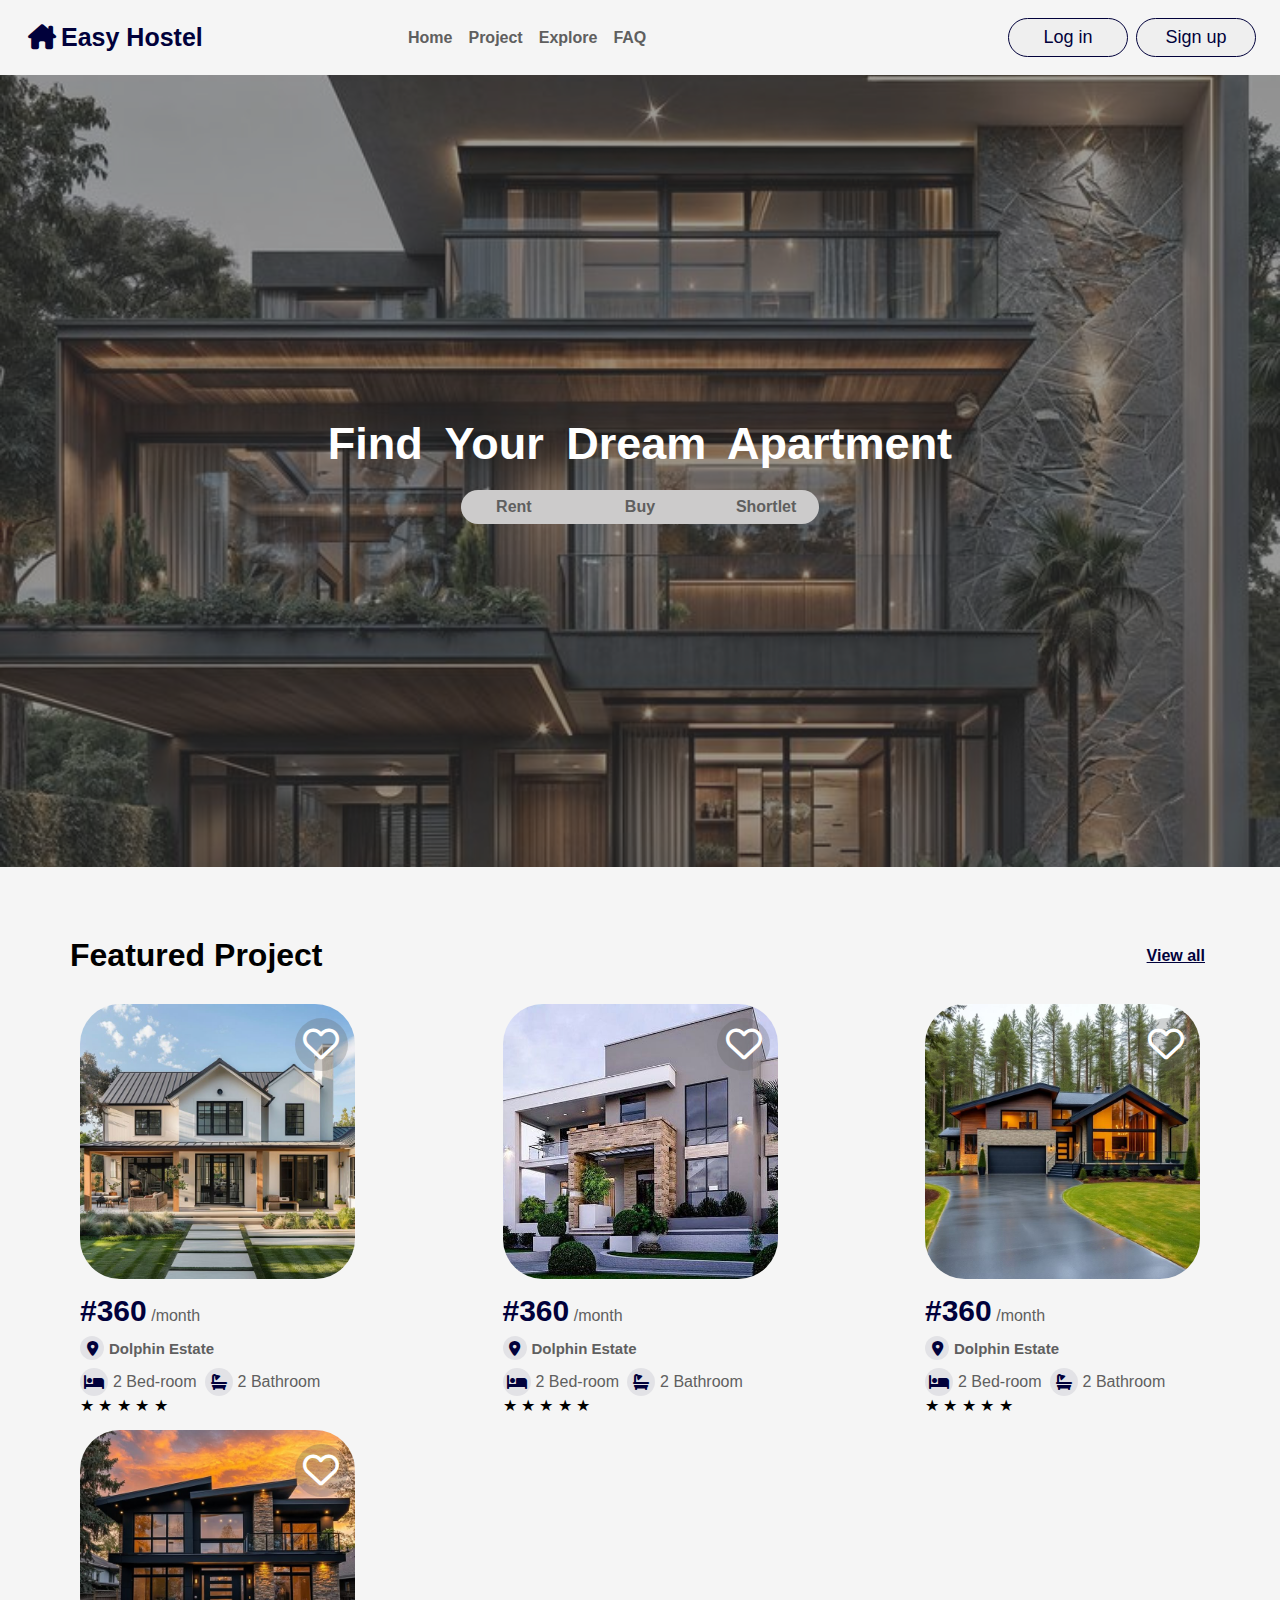
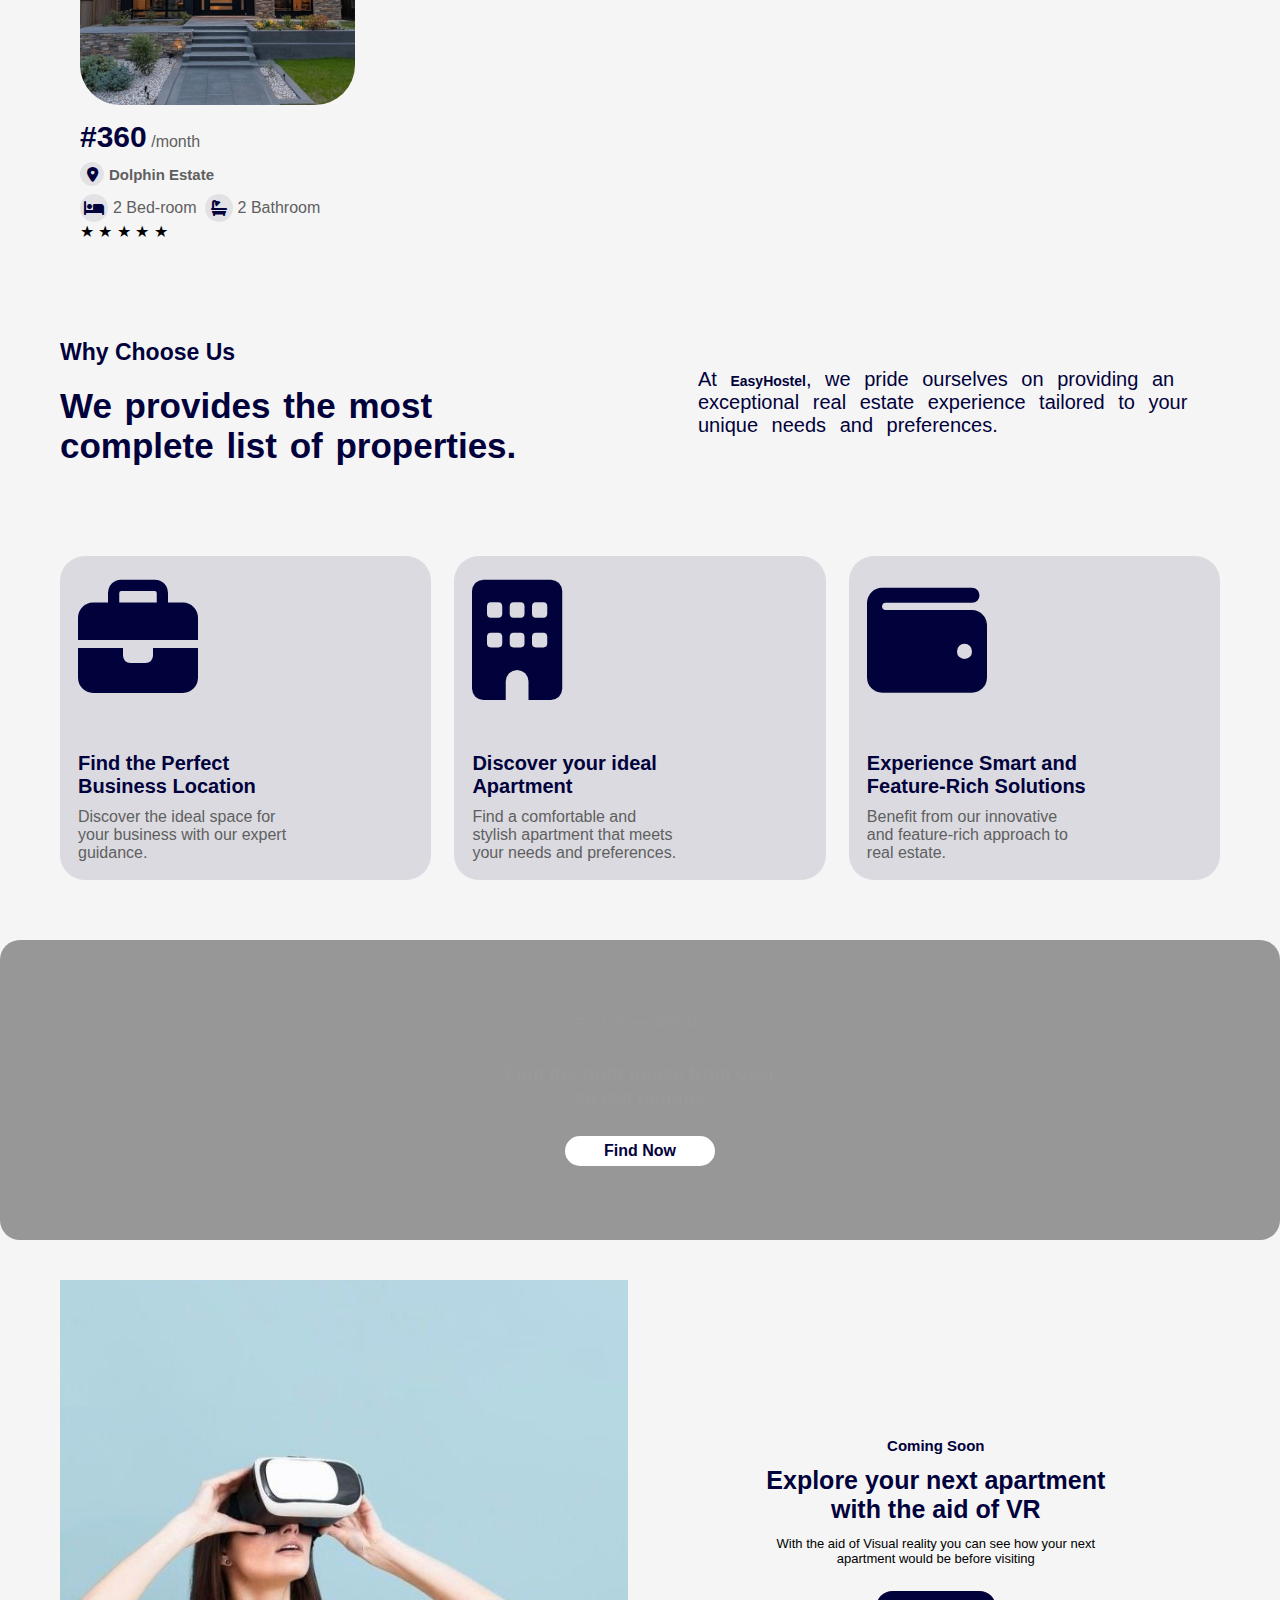
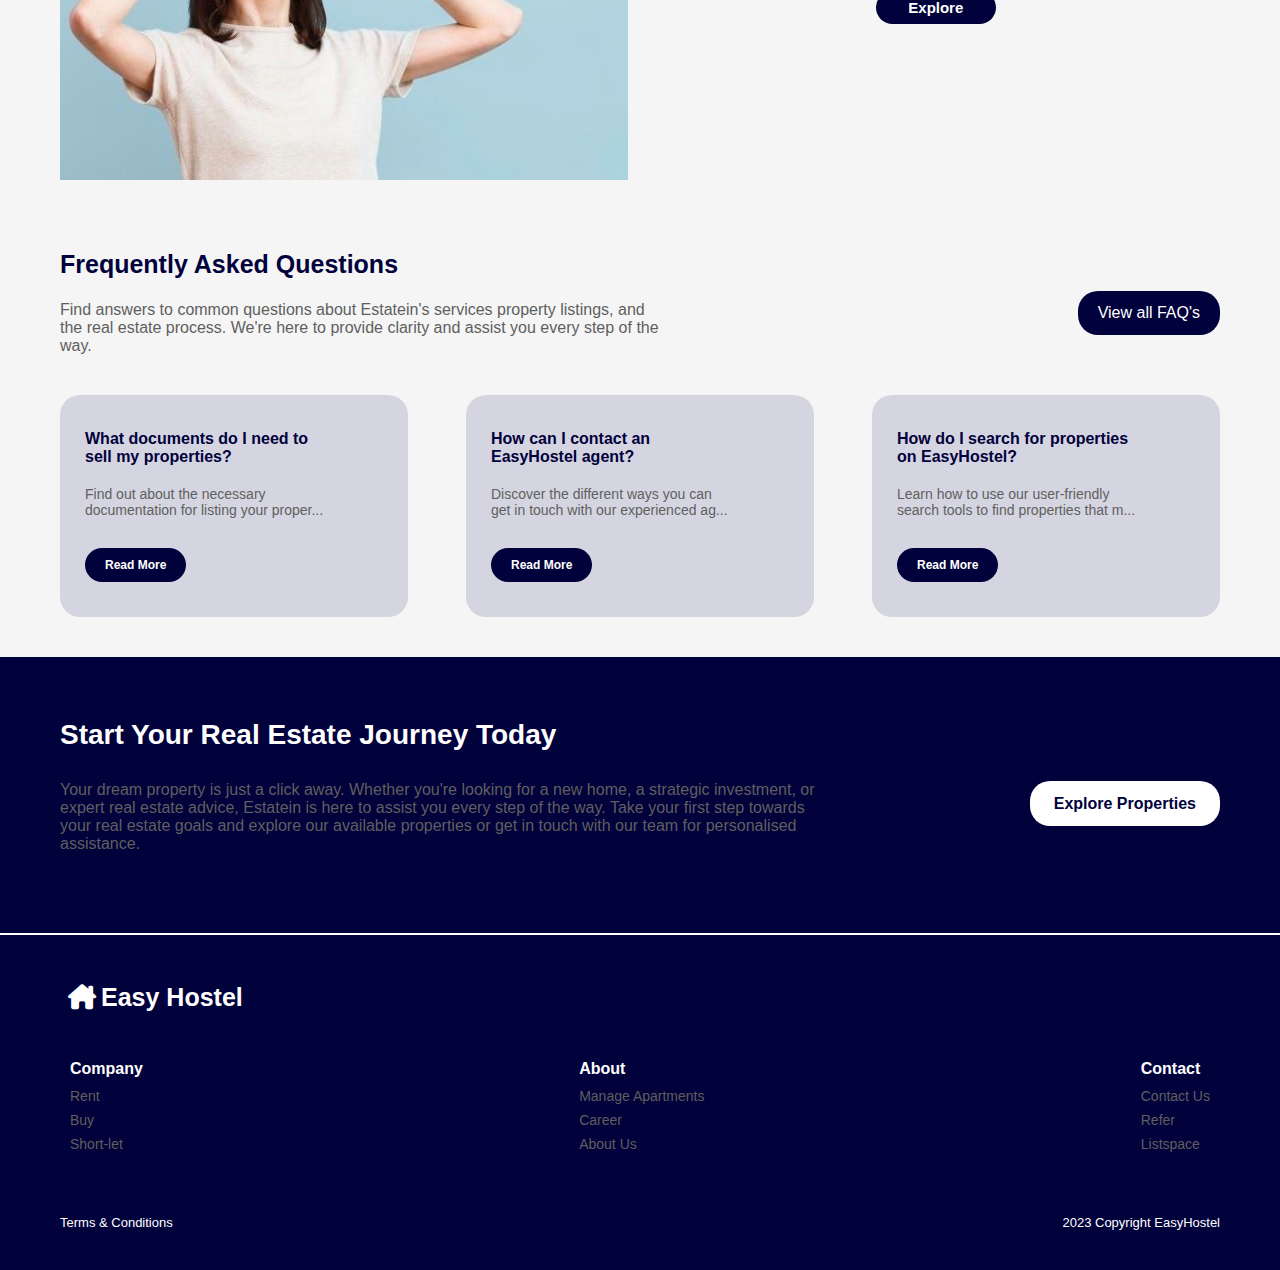
<file: index.html>
<!DOCTYPE html>
<html lang="en">
<head>
    <meta charset="UTF-8">
    <meta name="viewport" content="width=device-width, initial-scale=1.0">
    <title>Easy Hostel</title>
    <link rel="stylesheet" href="./fontawesome-free-6.7.2-web/css/all.css">
    <link rel="stylesheet" href="./style.css">
    <link rel="stylesheet" href="./mobile.css">
</head>
<body>
    <!-- hero section starts-->
    <div class="backdrop" onclick="Addclass()"></div>
    
    <!-- mobile section starts -->
<div class="mobile-menu">
    <div class="menu-top">
        <div class="name-section"><i class="fa-solid fa-house-chimney"></i>Easy Hostel</div>
    </div>

    <div class="burger" onclick="Addclass()">
        <div class="menubar"></div>
    </div>
    <div class="mobile-menu-links" onclick="Addclass()">
         
        <ul class="choice">
            <li><a href="#" class="your-choice">Home</a></li>
            <li><a href="#project" class="your-choice">Project</a></li>
            <li><a href="#explore" class="your-choice">Explore</a></li>
            <li><a href="#faq" class="your-choice">FAQ</a></li>
        </ul>
        
        <div class="manage">Manage Rentals</div>
        <div class="entry-choice">
            <button class="your-log">Log in</button>
            <button class="your-log">Sign up</button>
        </div>
    </div>
</div>
<!-- mobile section ends -->
 
    <div class="menu">
        <div class="menu-top">
            <div class="name-section"><i class="fa-solid    fa-house-chimney"></i>Easy Hostel</div>
        </div>

        <div class="menu-links">
            <ul class="choice">
                <li><a href="#" class="your-choice">Home</a></li>
                <li><a href="#project" class="your-choice">Project</a></li>
                <li><a href="#explore" class="your-choice">Explore</a></li>
                <li><a href="#faq" class="your-choice">FAQ</a></li>
            </ul>

            <div class="entry-choice">
                 <button class="your-log">Log in</button>
                 <button class="your-log">Sign up</button>
            </div>
        </div>
    </div>
    
    <div class="hero-section">
        <div class="overlay">
            <div class="dream">
                <h1>Find Your Dream Apartment</h1>
                <div class="rental-choice">
                    <div class="choices">
                        <span class="them rent">
                            Rent
                            <div class="dropdown">
                                <a href="#">
                                    <p class="top">Where</p>
                                    <span class="low">Anywhere</span>
                                </a>

                                <a href="#">
                                    <p class="top">Property Type</p>
                                    <span class="low">Single Room</span>
                                </a>

                                <a href="#">
                                    <p class="top">Price Range</p>
                                    <span class="low">Min-Price Max-price</span>
                                </a>

                                <a href="#">
                                    <p class="top">Advance Filter</p>
                                </a>

                                <div class="search-container">
                                    <input type="text" class="search-input" placeholder="Search...">
                                    <button class="search-button"><i class="fa-solid fa-magnifying-glass"></i></button>
                                </div>
                            </div>
                        </span>

                        <span class="them buy">
                            Buy
                            <div class="dropdown">
                                <a href="#">
                                    <p class="top">Where</p>
                                    <span class="low">Anywhere</span>
                                </a>

                                <a href="#">
                                    <p class="top">Property Type</p>
                                    <span class="low">Single Room</span>
                                </a>

                                <a href="#">
                                    <p class="top">Price Range</p>
                                    <span class="low">Min-Price Max-price</span>
                                </a>

                                <a href="#">
                                    <p class="top">Advance Filter</p>
                                </a>

                                 <div class="search-container">
                                    <input type="text" class="search-input" placeholder="Search...">
                                    <button class="search-button"><i class="fa-solid fa-magnifying-glass"></i></button>
                                </div>
                            </div>
                        </span>
                        <span class="them shortlet">Shortlet</span>
                    </div>
                </div>
            </div>
        </div>
    </div>
     <!-- hero section ends -->

    <!-- Project section starts -->
    <section class="project" id="project">
        <div class="project-head">
            <h1 class="project-top">Featured Project</h1>
            <a href="./view.html">View all</a>
        </div>

        <div class="project-pictures">
            <div class="sect">
                <div class="image">
                    <input type="checkbox" id="like1" class="like-toggle">
                    <label for="like1" class="heart">
                        <i class="fa-regular fa-heart"></i>
                    </label>
                    <img src="./images/image 1.jfif" alt="First picture">
                </div>
                
                <div class="image-write">
                    <p class="price">
                        <span class="money">#360</span>
                        /month
                    </p>

                    <p class="place">
                       <i class="fa-solid fa-location-dot"></i>
                        Dolphin Estate
                    </p>

                    <p class="description">
                        <span class="bed"><i class="fa-solid fa-bed"></i>2 Bed-room</span>
                        <span class="bed"><i class="fa-solid fa-bath"></i>2 Bathroom</span>
                    </p>

                    <div class="rating-wrapper">
                        <div data-productid="14" class="ratings">
                            <span data-rating="5">&#9733</span>
                            <span data-rating="4">&#9733</span>
                            <span data-rating="3">&#9733</span>
                            <span data-rating="2">&#9733</span>
                            <span data-rating="1">&#9733</span>
                        </div>
                    </div>
                </div>
            </div>

            <div class="sect">
                <div class="image">
                     <input type="checkbox" id="like2" class="like-toggle">
                    <label for="like2" class="heart">
                        <i class="fa-regular fa-heart"></i>
                    </label>
                    <img src="./images/image 2.jfif" alt="Second picture">
                </div>

                <div class="image-write">
                    <p class="price">
                        <span class="money">#360</span>
                        /month
                    </p>

                    <p class="place">
                       <i class="fa-solid fa-location-dot"></i>
                        Dolphin Estate
                    </p>

                    <p class="description">
                        <span class="bed"><i class="fa-solid fa-bed"></i>2 Bed-room</span>
                        <span class="bed"><i class="fa-solid fa-bath"></i>2 Bathroom</span>
                    </p>

                    <div class="rating-wrapper">
                        <div data-productid="18" class="ratings">
                            <span data-rating="5">&#9733</span>
                            <span data-rating="4">&#9733</span>
                            <span data-rating="3">&#9733</span>
                            <span data-rating="2">&#9733</span>
                            <span data-rating="1">&#9733</span>
                        </div>
                    </div>
                </div>
            </div>

            <div class="sect">
                <div class="image">
                     <input type="checkbox" id="like3" class="like-toggle">
                    <label for="like3" class="heart">
                        <i class="fa-regular fa-heart"></i>
                    </label>
                    <img src="./images/image 3.jfif" alt="Third picture">
                </div>

                <div class="image-write">
                    <p class="price">
                        <span class="money">#360</span>
                        /month
                    </p>

                    <p class="place">
                       <i class="fa-solid fa-location-dot"></i>
                        Dolphin Estate
                    </p>

                    <p class="description">
                        <span class="bed"><i class="fa-solid fa-bed"></i>2 Bed-room</span>
                        <span class="bed"><i class="fa-solid fa-bath"></i>2 Bathroom</span>
                    </p>

                    <div class="rating-wrapper">
                        <div data-productid="12" class="ratings">
                            <span data-rating="5">&#9733</span>
                            <span data-rating="4">&#9733</span>
                            <span data-rating="3">&#9733</span>
                            <span data-rating="2">&#9733</span>
                            <span data-rating="1">&#9733</span>
                        </div>
                    </div>
                </div>
            </div>

            <div class="sect">
                <div class="image">
                     <input type="checkbox" id="like4" class="like-toggle">
                    <label for="like4" class="heart">
                        <i class="fa-regular fa-heart"></i>
                    </label> 
                    <img src="./images/image 4.jfif" alt="Forth picture">
                </div>
    
                <div class="image-write">
                    <p class="price">
                        <span class="money">#360</span>
                        /month
                    </p>
    
                    <p class="place">
                       <i class="fa-solid fa-location-dot"></i>
                        Dolphin Estate
                    </p>
                    
                    <p class="description">
                        <span class="bed"><i class="fa-solid fa-bed"></i>2 Bed-room</span>
                        <span class="bed"><i class="fa-solid fa-bath"></i>2 Bathroom</span>
                    </p>

                    <div class="rating-wrapper">
                        <div data-productid="22" class="ratings">
                            <span data-rating="5">&#9733</span>
                            <span data-rating="4">&#9733</span>
                            <span data-rating="3">&#9733</span>
                            <span data-rating="2">&#9733</span>
                            <span data-rating="1">&#9733</span>
                        </div>
                    </div>
                </div>
            </div>
        </div>
    </section>
    <!-- Project section ends -->

    <!-- Why Us section starts -->
    <scetion class="us">
        <div class="us-top">
            <div class="left-div">
                <div class="top-us">Why Choose Us</div>
                <div class="down-us">We provides the most<br> complete list of properties.</div>
            </div>
            
            <div class="right-div">
                <p class="us-write">At <span class="home">EasyHostel</span>, we pride ourselves on providing an<br> exceptional real estate experience tailored to your<br> unique needs and preferences.</p>
            </div>
        </div>

        <div class="us-bottom">
            <div class="us-box">
                <div class="icon">
                    <i class="fa-solid fa-briefcase"></i>
                </div>
                    <p class="icon-write">Find the Perfect<br>Business Location</p>
                    <span class="below">Discover the ideal space for<br>your business with our expert<br>guidance.</span>
            </div>

            <div class="us-box">
                <div class="icon">
                    <i class="fa-solid fa-building"></i>
                </div>
                    <p class="icon-write">Discover your ideal<br>Apartment</p>
                    <span class="below">Find a comfortable and<br>stylish apartment that meets<br>your needs and preferences.</span>
            </div>

            <div class="us-box">
                <div class="icon">
                    <i class="fa-solid fa-wallet"></i>
                </div>
                    <p class="icon-write">Experience Smart and<br>Feature-Rich Solutions</p>
                    <span class="below">Benefit from our innovative<br>and feature-rich approach to<br>real estate.</span>
            </div>
        </div>

        <div class="find" id="explore">
            <div class="find-overlay">
                <div class="overlay-content">
                    <p class="home">Find Home With Us</p>
                    <h3>Find the right house from over<br>40,000 options</h3>
                    <button class="home-button">Find Now</button>
                </div>
            </div>
        </div>
        
        <div class="explore">
            <div class="explore-picture">
                <img src="./images/vr.jpg" alt="Explore image">
            </div>
            <div class="explore-content">
                <div class="explore-sef">
                    <p class="coming">Coming Soon</p>
                    <h2>Explore your next apartment<br>with the aid of VR</h2>
                    <span>With the aid of Visual reality you can see how your next<br>apartment would be before visiting</span>
                    <button class="explore-button"><a href="./view.html"> Explore</a></button>
                </div>
            </div>
        </div>
    </scetion>
      
    <!-- Why Us section ends -->

    <!-- FAQ section starts -->
     <section class="faq-section" id="faq">
        <h2>Frequently Asked Questions</h2>
        <div class="faq-info">
            <p class="faq-description">
                 Find answers to common questions about Estatein's services property listings, and the real estate process. We're here to provide clarity and assist you every step of the way.
            </p>
            <a href="./faq.html" class="view-all">View all FAQ's</a>
        </div>

        <div class="faq-cards">
            <div class="card">
                <h4>What documents do I need to<br> sell my properties?</h4>
                <p>Find out about the necessary<br> documentation for listing your proper...</p>
                <a href="./faq.html" class="read-more">Read More</a>
            </div>

            <div class="card">
                <h4>How can I contact an<br> EasyHostel agent?</h4>
                <p>Discover the different ways you can<br> get in touch with our experienced ag...</p>
                <a href="./faq.html" class="read-more">Read More</a>
            </div>

            <div class="card">
                <h4>How do I search for properties<br> on EasyHostel?</h4>
                <p>Learn how to use our user-friendly<br> search tools to find properties that m...</p>
                <a href="./faq.html" class="read-more">Read More</a>
            </div>
        </div>
    </section>
     <!-- FAQ section ends -->

     <!-- CTA section starts -->
    <section class="cta-section">
        <h2>Start Your Real Estate Journey Today</h2>
        <div class="cta-description">
            <p>Your dream property is just a click away. Whether you're looking for a new home, a strategic investment, or<br> expert real estate advice, Estatein is here to assist you every step of the way. Take your first step towards<br> your real estate goals and explore our available properties or get in touch with our team for personalised<br> assistance.</p>
            <a href="./view.html" class="cta-button">Explore Properties</a>
        </div>
    </section>
      <!-- CTA section ends -->

      <!-- Footer section starts -->
       <section class="Footer">
        <div class="name-section"><i class="fa-solid fa-house-chimney"></i>Easy Hostel</div>
        <div class="footer-link">
            <div class="footer-info">
                <h4>Company</h4>
                <ul>
                    <li>Rent</li>
                    <li>Buy</li>
                    <li>Short-let</li>
                </ul>
            </div>
            <div class="footer-info">
                <h4>About</h4>
                <ul>
                    <li>Manage Apartments</li>
                    <li>Career</li>
                    <li>About Us</li>
                </ul>
            </div>
            <div class="footer-info">
                <h4>Contact</h4>
                <ul>
                    <li>Contact Us</li>
                    <li>Refer</li>
                    <li>Listspace</li>
                </ul>
            </div>
        </div>
        <div class="footer-bottom">
            <p>Terms & Conditions</p>
            <p>2023 Copyright EasyHostel</p>
        </div>
       </section>
       <!-- Footer section ends -->

       <script src="./style.js"></script>
</body>
</html>
</file>
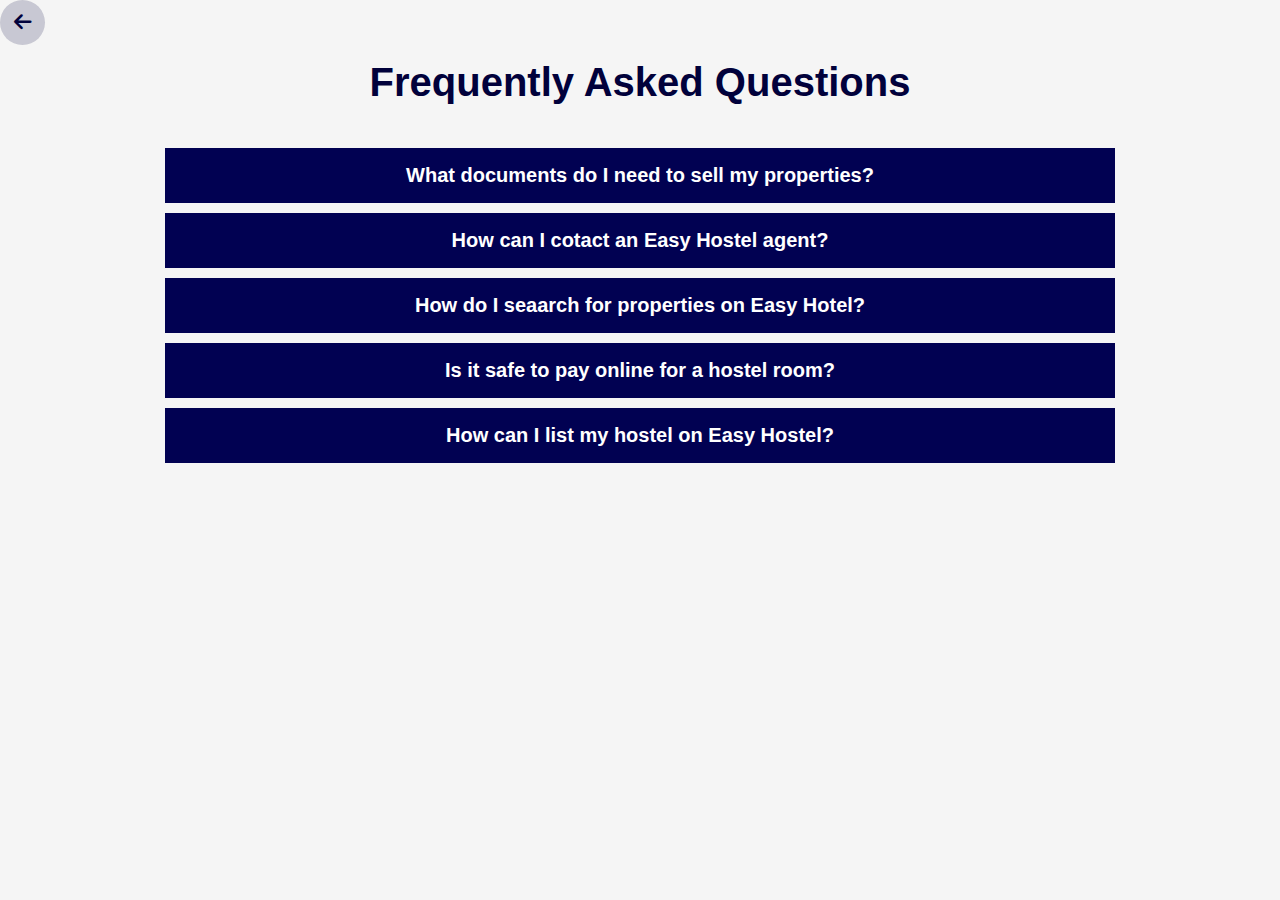
<file: faq.html>
<!DOCTYPE html>
<html lang="en">
<head>
    <meta charset="UTF-8">
    <meta name="viewport" content="width=device-width, initial-scale=1.0">
    <title>FAQ</title>
    <link rel="stylesheet" href="./faq.css">
    <link rel="stylesheet" href="./mobilefaq.css">
    <link rel="stylesheet" href="./fontawesome-free-6.7.2-web/css/all.css">
</head>
<body>
    <section class="faq-section">
        <div class="arrow"><a href="./index.html"><i class="fa-solid fa-arrow-left"></i></a></div>
        <h1>Frequently Asked Questions</h1>
        <div class="faq-accordion">

            <div class="faq-item 1">
                <button class="faq-question"> What documents do I need to sell my properties?</button>
                <div class="faq-answer">
                    <p>
                        To list or sell your properties on Easy Hostel, you'll neeed the following:
                        <ul>
                            <li>Valid means of identification (e.g. National ID, Voter's Card)</li>
                            <li>Proof of Ownership (e.g. C of O, Deed of Assignment)</li>
                            <li>Recent Utility Bill (for address verification)</li>
                            <li>Clear property photos (interior and exterior)</li>
                            <li>Land Survey Plan (if applicable)</li>
                        </ul>
                        Once verified, your listing goes live.
                    </p>
                </div>
            </div>

            <div class="faq-item 2">
                <button class="faq-question"> How can I cotact an Easy Hostel agent?</button>
                <div class="faq-answer">
                    <p>
                        You can reach out to our verified agents in the following ways:
                        <ul>
                            <li>Calling or chatting via WhatsApp from the property listing</li>
                            <li>Using the in-app chat system</li>
                            <li>Visiting the "Contact Us" page for general help</li>
                            <li>Scheduling a physical inspection if you're nearby</li>
                        </ul>
                        All agents are verified for trust and professionalism.
                    </p>
                </div>
            </div>

            <div class="faq-item 3">
                <button class="faq-question"> How do I seaarch for properties on Easy Hotel?</button>
                <div class="faq-answer">
                    <p>
                        To search for hostel on Easy Hostel:
                        <ul>
                            <li>Use the search bar on the home page</li>
                            <li>Choose location, room type and price range</li>
                            <li>Apply filters like Self-Contain or En-suite</li>
                            <li>View property photos and details</li>
                            <li>Contact the agent or book directly online</li>
                        </ul>
                        Finding a hostel has never been easier.
                    </p>
                </div>
            </div>
            
            <div class="faq-item 4">
                <button class="faq-question"> Is it safe to pay online for a hostel room?</button>
                <div class="faq-answer">
                    <p>
                        To know if it is safe to pay online foe a hostel room:
                        <ul>
                            <li>Easy hostel uses a secure payment system</li>
                            <li>We use encrypted connections to protect your details</li>
                            <li>Payment are processed through trusted Nigerian payment gateway</li>
                            <li>Your booking is only confirmed once payment is completed</li>
                        </ul>
                        Easy pizzy on online payment.
                    </p>
                </div>
            </div>

            <div class="faq-item 5">
                <button class="faq-question"> How can I list my hostel on Easy Hostel?</button>
                <div class="faq-answer">
                    <p>
                        To list your hostel or properties on Easy Hostel:
                        <ul>
                            <li>Click on the "List Your Hostel" button on our homepage</li>
                            <li>Fill in your properties details</li>
                            <li>Upload clear images of your properties or hostel and submit</li>
                            <li>It will be verified by our teams and you will be notified if it is accepted</li>
                        </ul>
                        Your listing will go live for thousands of users to see.
                    </p>
                </div>
            </div>           
        </div>

    </div>

    </section>

    <script>
        const faqItems = document.querySelectorAll(".faq-item");

faqItems.forEach(item => {
    const question = item.querySelector(".faq-question");
    const answer = item.querySelector(".faq-answer");

    question.addEventListener("click", () => {

        faqItems.forEach(i => {
            if (i !== item) {
                i.querySelector(".faq-answer").classList.remove("active");
            }
        });

        answer.classList.toggle("active");
    });
});
    </script>
</body>
</html>
</file>
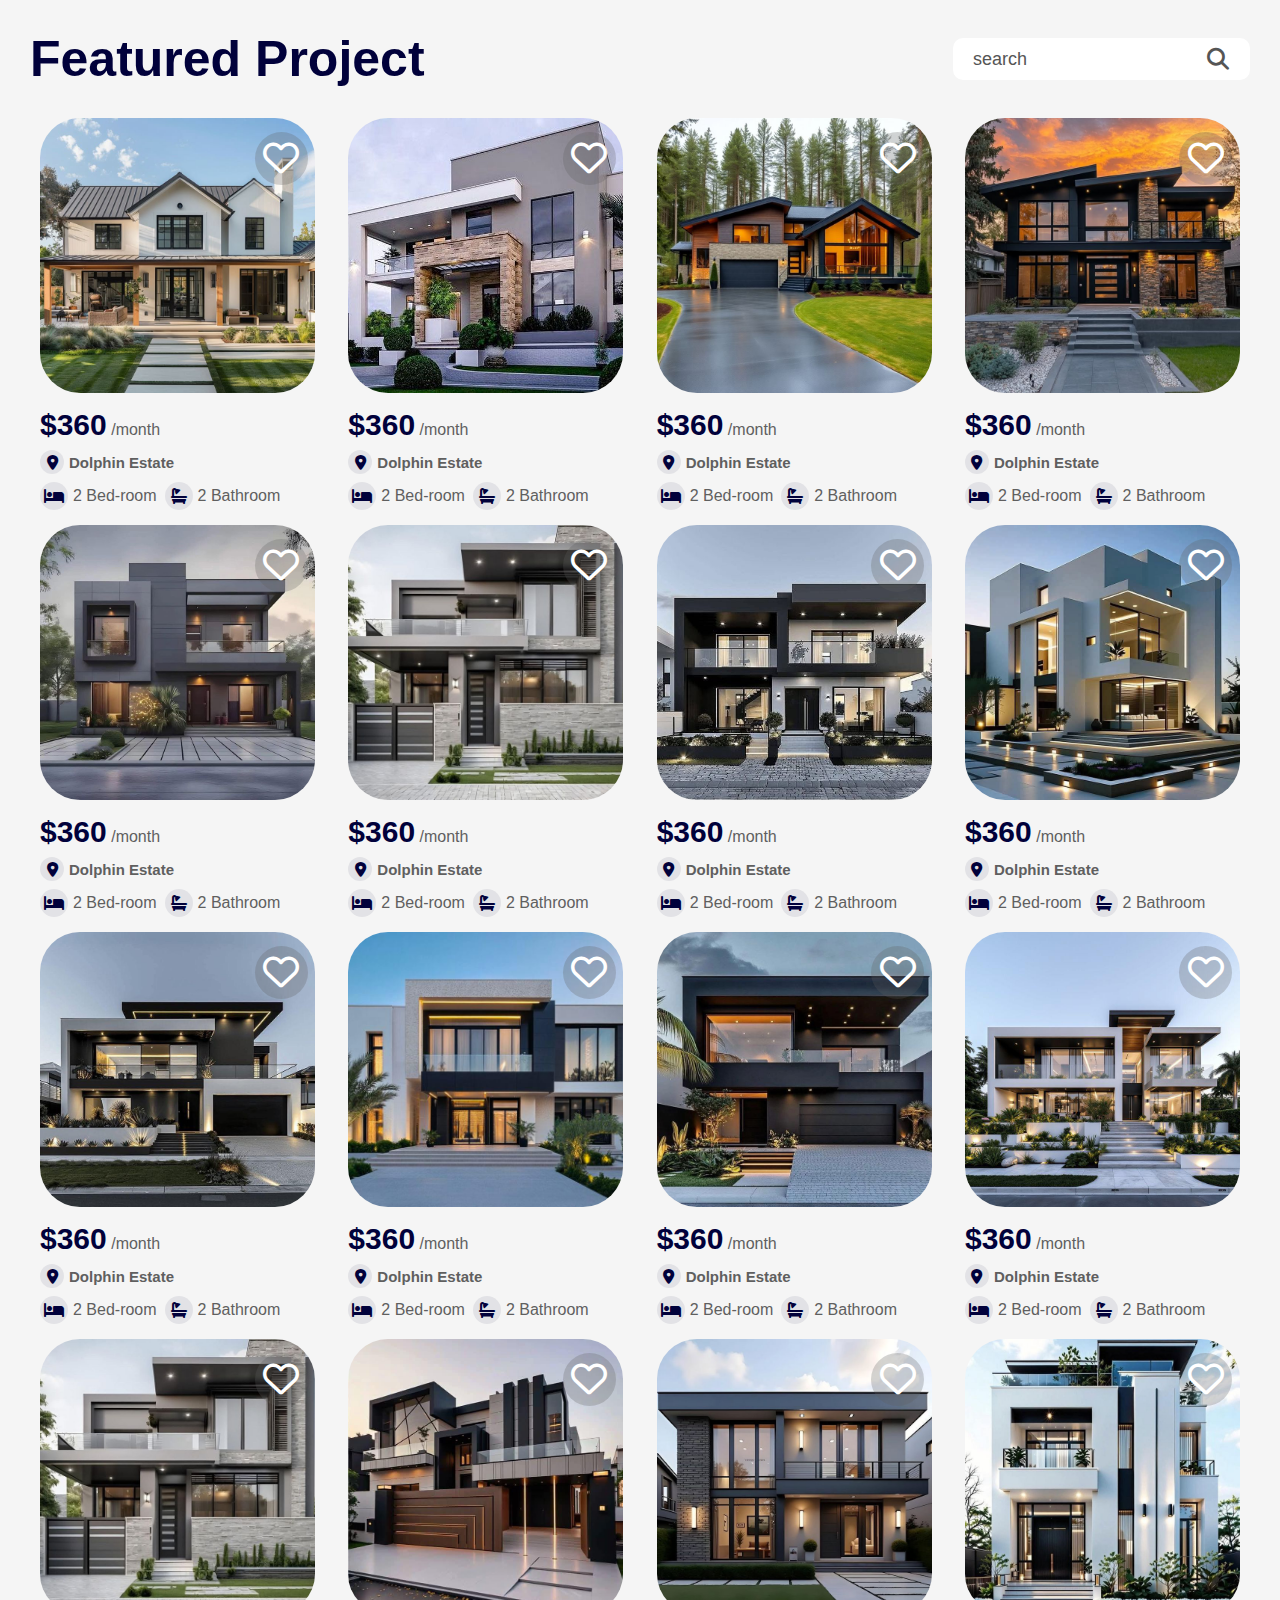
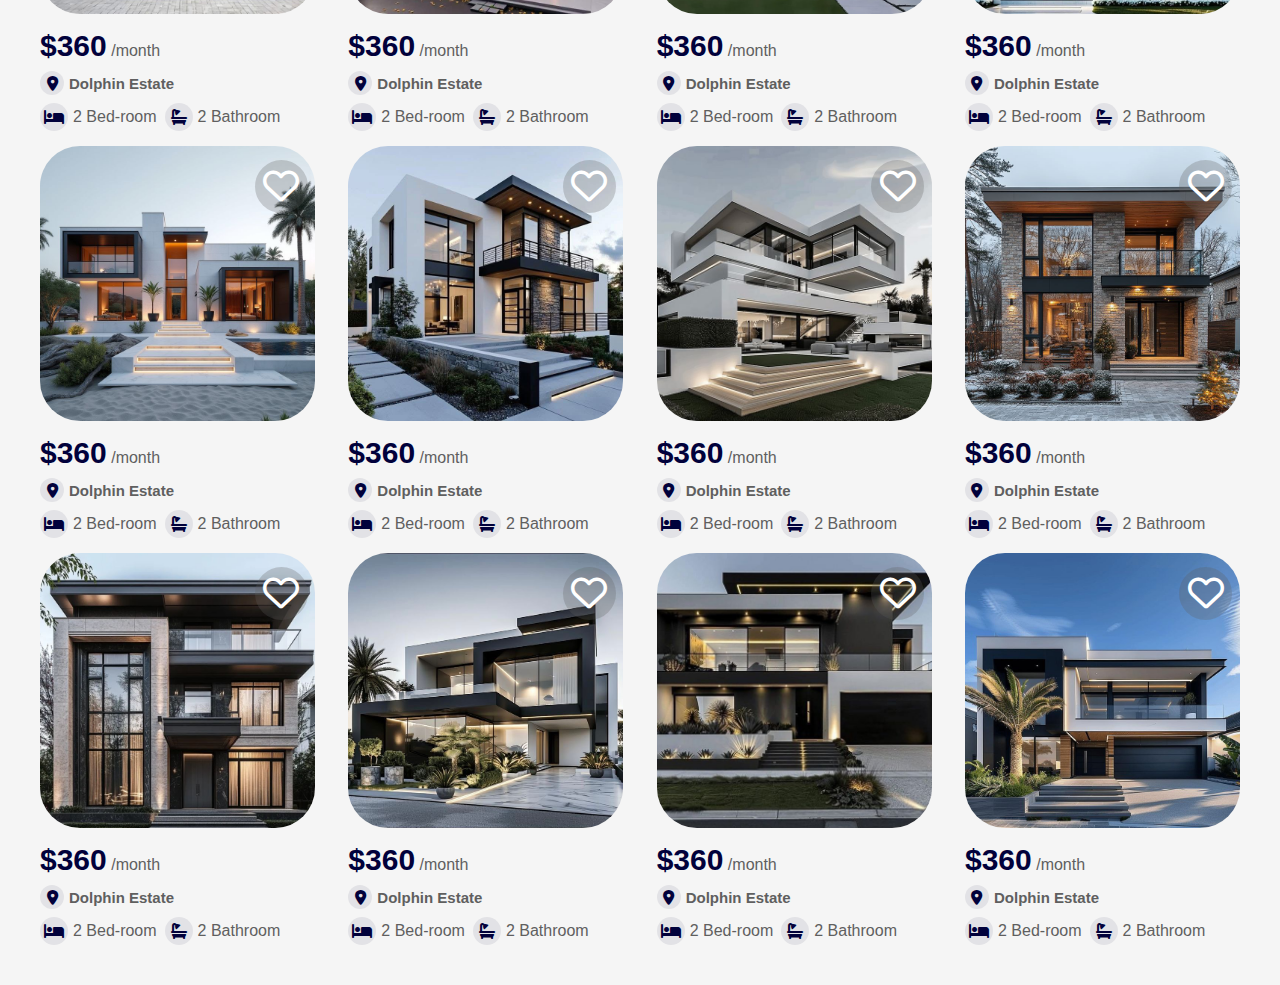
<file: view.html>
<!DOCTYPE html>
<html lang="en">
<head>
    <meta charset="UTF-8">
    <meta name="viewport" content="width=device-width, initial-scale=1.0">
    <title>Document</title>
    <link rel="stylesheet" href="./view.css">
    <link rel="stylesheet" href="./fontawesome-free-6.7.2-web/css/all.css">
    <link rel="stylesheet" href="./mobileview.css">
</head>
<body>
    <section class="project">
        <div class="project-head">
            <h1 class="project-top">Featured Project</h1>

            <div class="search-box">
                <div class="row">
                    <input type="text" id="input-box" placeholder="search" autocomplete="off">
                    <button><i class="fa-solid fa-magnifying-glass"></i></button>
                </div>
                <div class="result-box">
                 
                </div>
            </div>

        </div>

        <div class="project-pictures">
            <div class="sect">
                <div class="image">
                    <input type="checkbox" id="like1" class="like-toggle">
                    <label for="like1" class="heart">
                        <i class="fa-regular fa-heart"></i>
                    </label>
                    <img src="./images/image 1.jfif" alt="First picture">
                </div>
                
                <div class="image-write">
                    <p class="price">
                        <span class="money">$360</span>
                        /month
                    </p>

                    <p class="place">
                       <i class="fa-solid fa-location-dot"></i>
                        Dolphin Estate
                    </p>

                    <p class="description">
                        <span class="bed"><i class="fa-solid fa-bed"></i>2 Bed-room</span>
                        <span class="bed"><i class="fa-solid fa-bath"></i>2 Bathroom</span>
                    </p>
                </div>
            </div>

            <div class="sect">
                <div class="image">
                     <input type="checkbox" id="like2" class="like-toggle">
                    <label for="like2" class="heart">
                        <i class="fa-regular fa-heart"></i>
                    </label>
                    <img src="./images/image 2.jfif" alt="Second picture">
                </div>

                <div class="image-write">
                    <p class="price">
                        <span class="money">$360</span>
                        /month
                    </p>

                    <p class="place">
                       <i class="fa-solid fa-location-dot"></i>
                        Dolphin Estate
                    </p>

                    <p class="description">
                        <span class="bed"><i class="fa-solid fa-bed"></i>2 Bed-room</span>
                        <span class="bed"><i class="fa-solid fa-bath"></i>2 Bathroom</span>
                    </p>
                </div>
            </div>

            <div class="sect">
                <div class="image">
                     <input type="checkbox" id="like3" class="like-toggle">
                    <label for="like3" class="heart">
                        <i class="fa-regular fa-heart"></i>
                    </label>
                    <img src="./images/image 3.jfif" alt="Third picture">
                </div>

                <div class="image-write">
                    <p class="price">
                        <span class="money">$360</span>
                        /month
                    </p>

                    <p class="place">
                       <i class="fa-solid fa-location-dot"></i>
                        Dolphin Estate
                    </p>

                    <p class="description">
                        <span class="bed"><i class="fa-solid fa-bed"></i>2 Bed-room</span>
                        <span class="bed"><i class="fa-solid fa-bath"></i>2 Bathroom</span>
                    </p>
                </div>
            </div>

            <div class="sect">
                <div class="image">
                     <input type="checkbox" id="like4" class="like-toggle">
                    <label for="like4" class="heart">
                        <i class="fa-regular fa-heart"></i>
                    </label> 
                    <img src="./images/image 4.jfif" alt="Forth picture">
                </div>
    
                <div class="image-write">
                    <p class="price">
                        <span class="money">$360</span>
                        /month
                    </p>
    
                    <p class="place">
                       <i class="fa-solid fa-location-dot"></i>
                        Dolphin Estate
                    </p>
                    
                    <p class="description">
                        <span class="bed"><i class="fa-solid fa-bed"></i>2 Bed-room</span>
                        <span class="bed"><i class="fa-solid fa-bath"></i>2 Bathroom</span>
                    </p>
                </div>
            </div>

            <div class="sect">
                <div class="image">
                     <input type="checkbox" id="like5" class="like-toggle">
                    <label for="like5" class="heart">
                        <i class="fa-regular fa-heart"></i>
                    </label> 
                    <img src="./images/image 5.jpg" alt="fifth picture">
                </div>
    
                <div class="image-write">
                    <p class="price">
                        <span class="money">$360</span>
                        /month
                    </p>
    
                    <p class="place">
                       <i class="fa-solid fa-location-dot"></i>
                        Dolphin Estate
                    </p>
                    
                    <p class="description">
                        <span class="bed"><i class="fa-solid fa-bed"></i>2 Bed-room</span>
                        <span class="bed"><i class="fa-solid fa-bath"></i>2 Bathroom</span>
                    </p>
                </div>
            </div>

            <div class="sect">
                <div class="image">
                     <input type="checkbox" id="like6" class="like-toggle">
                    <label for="like6" class="heart">
                        <i class="fa-regular fa-heart"></i>
                    </label> 
                    <img src="./images/image 6.jpg" alt="sixth picture">
                </div>
    
                <div class="image-write">
                    <p class="price">
                        <span class="money">$360</span>
                        /month
                    </p>
    
                    <p class="place">
                       <i class="fa-solid fa-location-dot"></i>
                        Dolphin Estate
                    </p>
                    
                    <p class="description">
                        <span class="bed"><i class="fa-solid fa-bed"></i>2 Bed-room</span>
                        <span class="bed"><i class="fa-solid fa-bath"></i>2 Bathroom</span>
                    </p>
                </div>
            </div>

            <div class="sect">
                <div class="image">
                     <input type="checkbox" id="like7" class="like-toggle">
                    <label for="like7" class="heart">
                        <i class="fa-regular fa-heart"></i>
                    </label> 
                    <img src="./images/image 7.jpg" alt="Seventh picture">
                </div>
    
                <div class="image-write">
                    <p class="price">
                        <span class="money">$360</span>
                        /month
                    </p>
    
                    <p class="place">
                       <i class="fa-solid fa-location-dot"></i>
                        Dolphin Estate
                    </p>
                    
                    <p class="description">
                        <span class="bed"><i class="fa-solid fa-bed"></i>2 Bed-room</span>
                        <span class="bed"><i class="fa-solid fa-bath"></i>2 Bathroom</span>
                    </p>
                </div>
            </div>

            <div class="sect">
                <div class="image">
                     <input type="checkbox" id="like8" class="like-toggle">
                    <label for="like8" class="heart">
                        <i class="fa-regular fa-heart"></i>
                    </label> 
                    <img src="./images/image 8.jpg" alt="Eighth picture">
                </div>
    
                <div class="image-write">
                    <p class="price">
                        <span class="money">$360</span>
                        /month
                    </p>
    
                    <p class="place">
                       <i class="fa-solid fa-location-dot"></i>
                        Dolphin Estate
                    </p>
                    
                    <p class="description">
                        <span class="bed"><i class="fa-solid fa-bed"></i>2 Bed-room</span>
                        <span class="bed"><i class="fa-solid fa-bath"></i>2 Bathroom</span>
                    </p>
                </div>
            </div>

            <div class="sect">
                <div class="image">
                     <input type="checkbox" id="like9" class="like-toggle">
                    <label for="like9" class="heart">
                        <i class="fa-regular fa-heart"></i>
                    </label> 
                    <img src="./images/image 9.jpg" alt="Ninth picture">
                </div>
    
                <div class="image-write">
                    <p class="price">
                        <span class="money">$360</span>
                        /month
                    </p>
    
                    <p class="place">
                       <i class="fa-solid fa-location-dot"></i>
                        Dolphin Estate
                    </p>
                    
                    <p class="description">
                        <span class="bed"><i class="fa-solid fa-bed"></i>2 Bed-room</span>
                        <span class="bed"><i class="fa-solid fa-bath"></i>2 Bathroom</span>
                    </p>
                </div>
            </div>

            <div class="sect">
                <div class="image">
                     <input type="checkbox" id="like10" class="like-toggle">
                    <label for="like10" class="heart">
                        <i class="fa-regular fa-heart"></i>
                    </label> 
                    <img src="./images/image 10.jpg" alt="Tenth picture">
                </div>
    
                <div class="image-write">
                    <p class="price">
                        <span class="money">$360</span>
                        /month
                    </p>
    
                    <p class="place">
                       <i class="fa-solid fa-location-dot"></i>
                        Dolphin Estate
                    </p>
                    
                    <p class="description">
                        <span class="bed"><i class="fa-solid fa-bed"></i>2 Bed-room</span>
                        <span class="bed"><i class="fa-solid fa-bath"></i>2 Bathroom</span>
                    </p>
                </div>
            </div>

            <div class="sect">
                <div class="image">
                     <input type="checkbox" id="like11" class="like-toggle">
                    <label for="like11" class="heart">
                        <i class="fa-regular fa-heart"></i>
                    </label> 
                    <img src="./images/image 11.jpg" alt="Eleventh picture">
                </div>
    
                <div class="image-write">
                    <p class="price">
                        <span class="money">$360</span>
                        /month
                    </p>
    
                    <p class="place">
                       <i class="fa-solid fa-location-dot"></i>
                        Dolphin Estate
                    </p>
                    
                    <p class="description">
                        <span class="bed"><i class="fa-solid fa-bed"></i>2 Bed-room</span>
                        <span class="bed"><i class="fa-solid fa-bath"></i>2 Bathroom</span>
                    </p>
                </div>
            </div>

            <div class="sect">
                <div class="image">
                     <input type="checkbox" id="like12" class="like-toggle">
                    <label for="like12" class="heart">
                        <i class="fa-regular fa-heart"></i>
                    </label> 
                    <img src="./images/image 12.jpg" alt="Twelveth picture">
                </div>
    
                <div class="image-write">
                    <p class="price">
                        <span class="money">$360</span>
                        /month
                    </p>
    
                    <p class="place">
                       <i class="fa-solid fa-location-dot"></i>
                        Dolphin Estate
                    </p>
                    
                    <p class="description">
                        <span class="bed"><i class="fa-solid fa-bed"></i>2 Bed-room</span>
                        <span class="bed"><i class="fa-solid fa-bath"></i>2 Bathroom</span>
                    </p>
                </div>
            </div>

            <div class="sect">
                <div class="image">
                     <input type="checkbox" id="like13" class="like-toggle">
                    <label for="like13" class="heart">
                        <i class="fa-regular fa-heart"></i>
                    </label> 
                    <img src="./images/image 13.jpg" alt="Twelveth picture">
                </div>
    
                <div class="image-write">
                    <p class="price">
                        <span class="money">$360</span>
                        /month
                    </p>
    
                    <p class="place">
                       <i class="fa-solid fa-location-dot"></i>
                        Dolphin Estate
                    </p>
                    
                    <p class="description">
                        <span class="bed"><i class="fa-solid fa-bed"></i>2 Bed-room</span>
                        <span class="bed"><i class="fa-solid fa-bath"></i>2 Bathroom</span>
                    </p>
                </div>
            </div>

            <div class="sect">
                <div class="image">
                     <input type="checkbox" id="like14" class="like-toggle">
                    <label for="like14" class="heart">
                        <i class="fa-regular fa-heart"></i>
                    </label> 
                    <img src="./images/image 14.jpg" alt="Twelveth picture">
                </div>
    
                <div class="image-write">
                    <p class="price">
                        <span class="money">$360</span>
                        /month
                    </p>
    
                    <p class="place">
                       <i class="fa-solid fa-location-dot"></i>
                        Dolphin Estate
                    </p>
                    
                    <p class="description">
                        <span class="bed"><i class="fa-solid fa-bed"></i>2 Bed-room</span>
                        <span class="bed"><i class="fa-solid fa-bath"></i>2 Bathroom</span>
                    </p>
                </div>
            </div>

            <div class="sect">
                <div class="image">
                     <input type="checkbox" id="like15" class="like-toggle">
                    <label for="like15" class="heart">
                        <i class="fa-regular fa-heart"></i>
                    </label> 
                    <img src="./images/image 15.jpg" alt="Twelveth picture">
                </div>
    
                <div class="image-write">
                    <p class="price">
                        <span class="money">$360</span>
                        /month
                    </p>
    
                    <p class="place">
                       <i class="fa-solid fa-location-dot"></i>
                        Dolphin Estate
                    </p>
                    
                    <p class="description">
                        <span class="bed"><i class="fa-solid fa-bed"></i>2 Bed-room</span>
                        <span class="bed"><i class="fa-solid fa-bath"></i>2 Bathroom</span>
                    </p>
                </div>
            </div>

            <div class="sect">
                <div class="image">
                     <input type="checkbox" id="like16" class="like-toggle">
                    <label for="like16" class="heart">
                        <i class="fa-regular fa-heart"></i>
                    </label> 
                    <img src="./images/image 16.jpg" alt="Twelveth picture">
                </div>
    
                <div class="image-write">
                    <p class="price">
                        <span class="money">$360</span>
                        /month
                    </p>
    
                    <p class="place">
                       <i class="fa-solid fa-location-dot"></i>
                        Dolphin Estate
                    </p>
                    
                    <p class="description">
                        <span class="bed"><i class="fa-solid fa-bed"></i>2 Bed-room</span>
                        <span class="bed"><i class="fa-solid fa-bath"></i>2 Bathroom</span>
                    </p>
                </div>
            </div>

            <div class="sect">
                <div class="image">
                     <input type="checkbox" id="like17" class="like-toggle">
                    <label for="like17" class="heart">
                        <i class="fa-regular fa-heart"></i>
                    </label> 
                    <img src="./images/image 17.jpg" alt="Twelveth picture">
                </div>
    
                <div class="image-write">
                    <p class="price">
                        <span class="money">$360</span>
                        /month
                    </p>
    
                    <p class="place">
                       <i class="fa-solid fa-location-dot"></i>
                        Dolphin Estate
                    </p>
                    
                    <p class="description">
                        <span class="bed"><i class="fa-solid fa-bed"></i>2 Bed-room</span>
                        <span class="bed"><i class="fa-solid fa-bath"></i>2 Bathroom</span>
                    </p>
                </div>
            </div>

            <div class="sect">
                <div class="image">
                     <input type="checkbox" id="like18" class="like-toggle">
                    <label for="like18" class="heart">
                        <i class="fa-regular fa-heart"></i>
                    </label> 
                    <img src="./images/image 18.jpg" alt="Twelveth picture">
                </div>
    
                <div class="image-write">
                    <p class="price">
                        <span class="money">$360</span>
                        /month
                    </p>
    
                    <p class="place">
                       <i class="fa-solid fa-location-dot"></i>
                        Dolphin Estate
                    </p>
                    
                    <p class="description">
                        <span class="bed"><i class="fa-solid fa-bed"></i>2 Bed-room</span>
                        <span class="bed"><i class="fa-solid fa-bath"></i>2 Bathroom</span>
                    </p>
                </div>
            </div>

            <div class="sect">
                <div class="image">
                     <input type="checkbox" id="like19" class="like-toggle">
                    <label for="like19" class="heart">
                        <i class="fa-regular fa-heart"></i>
                    </label> 
                    <img src="./images/image 19.jpg" alt="Twelveth picture">
                </div>
    
                <div class="image-write">
                    <p class="price">
                        <span class="money">$360</span>
                        /month
                    </p>
    
                    <p class="place">
                       <i class="fa-solid fa-location-dot"></i>
                        Dolphin Estate
                    </p>
                    
                    <p class="description">
                        <span class="bed"><i class="fa-solid fa-bed"></i>2 Bed-room</span>
                        <span class="bed"><i class="fa-solid fa-bath"></i>2 Bathroom</span>
                    </p>
                </div>
            </div>

            <div class="sect">
                <div class="image">
                     <input type="checkbox" id="like20" class="like-toggle">
                    <label for="like20" class="heart">
                        <i class="fa-regular fa-heart"></i>
                    </label> 
                    <img src="./images/image 20.jpg" alt="Twelveth picture">
                </div>
    
                <div class="image-write">
                    <p class="price">
                        <span class="money">$360</span>
                        /month
                    </p>
    
                    <p class="place">
                       <i class="fa-solid fa-location-dot"></i>
                        Dolphin Estate
                    </p>
                    
                    <p class="description">
                        <span class="bed"><i class="fa-solid fa-bed"></i>2 Bed-room</span>
                        <span class="bed"><i class="fa-solid fa-bath"></i>2 Bathroom</span>
                    </p>
                </div>
            </div>

            <div class="sect">
                <div class="image">
                     <input type="checkbox" id="like21" class="like-toggle">
                    <label for="like21" class="heart">
                        <i class="fa-regular fa-heart"></i>
                    </label> 
                    <img src="./images/image 21.jpg" alt="Twelveth picture">
                </div>
    
                <div class="image-write">
                    <p class="price">
                        <span class="money">$360</span>
                        /month
                    </p>
    
                    <p class="place">
                       <i class="fa-solid fa-location-dot"></i>
                        Dolphin Estate
                    </p>
                    
                    <p class="description">
                        <span class="bed"><i class="fa-solid fa-bed"></i>2 Bed-room</span>
                        <span class="bed"><i class="fa-solid fa-bath"></i>2 Bathroom</span>
                    </p>
                </div>
            </div>

            <div class="sect">
                <div class="image">
                     <input type="checkbox" id="like22" class="like-toggle">
                    <label for="like22" class="heart">
                        <i class="fa-regular fa-heart"></i>
                    </label> 
                    <img src="./images/image 22.jpg" alt="Twelveth picture">
                </div>
    
                <div class="image-write">
                    <p class="price">
                        <span class="money">$360</span>
                        /month
                    </p>
    
                    <p class="place">
                       <i class="fa-solid fa-location-dot"></i>
                        Dolphin Estate
                    </p>
                    
                    <p class="description">
                        <span class="bed"><i class="fa-solid fa-bed"></i>2 Bed-room</span>
                        <span class="bed"><i class="fa-solid fa-bath"></i>2 Bathroom</span>
                    </p>
                </div>
            </div>

            <div class="sect">
                <div class="image">
                     <input type="checkbox" id="like23" class="like-toggle">
                    <label for="like23" class="heart">
                        <i class="fa-regular fa-heart"></i>
                    </label> 
                    <img src="./images/image 23.jpg" alt="Twelveth picture">
                </div>
    
                <div class="image-write">
                    <p class="price">
                        <span class="money">$360</span>
                        /month
                    </p>
    
                    <p class="place">
                       <i class="fa-solid fa-location-dot"></i>
                        Dolphin Estate
                    </p>
                    
                    <p class="description">
                        <span class="bed"><i class="fa-solid fa-bed"></i>2 Bed-room</span>
                        <span class="bed"><i class="fa-solid fa-bath"></i>2 Bathroom</span>
                    </p>
                </div>
            </div>

            <div class="sect">
                <div class="image">
                     <input type="checkbox" id="like24" class="like-toggle">
                    <label for="like24" class="heart">
                        <i class="fa-regular fa-heart"></i>
                    </label> 
                    <img src="./images/image 24.jpg" alt="Twelveth picture">
                </div>
    
                <div class="image-write">
                    <p class="price">
                        <span class="money">$360</span>
                        /month
                    </p>
    
                    <p class="place">
                       <i class="fa-solid fa-location-dot"></i>
                        Dolphin Estate
                    </p>
                    
                    <p class="description">
                        <span class="bed"><i class="fa-solid fa-bed"></i>2 Bed-room</span>
                        <span class="bed"><i class="fa-solid fa-bath"></i>2 Bathroom</span>
                    </p>
                </div>
            </div>
        </div>
    </section>
    <script src="./style.js"></script>
</body>
</html>
</file>
<file: style.css>
*{
    padding: 0;
    margin: 0;
    box-sizing: border-box;
}
body{
  background: whitesmoke;
  font-family: sans-serif;
}
:root{
  --primary-dark: rgb(1, 1, 59);
  --text-gray: rgb(95, 95, 95);
}

/* mobile section starts */
  .backdrop{
    width: 100%;
    position: absolute;
    height: 100%;
    position: fixed;
    top: 0;
    left: 0;
    display: none;
    background: #99999969;
    z-index: 2;
  }

  .mobile-menu{
    position: fixed;
    display: none;
    justify-content: space-between;
    background: whitesmoke;
    padding: 0 10px;
    align-items: center;
    z-index: 10;
    width: 100%;
  }

  .burger{
    width: 25px;
    height: 25px;
    display: flex;
    align-items: center;
    justify-content: center;
    z-index: 4;
    cursor: pointer;
  }

  .menubar{
    height: 3px;
    background: var(--primary-dark);
    width: 100%;
    position: relative;
    transition: 0.3s all ease;
  }

  .menubar::before,
  .menubar::after{
    content: '';
    background: var(--primary-dark);
    position: absolute;
    width: 100%;
    height: 3px;
    transition: 0.3s all ease;
  }

  .menubar::before{
    transform: translateY(-10px);
  }

  .menubar::after{
    transform: translateY(10px);
  }

  .show .menubar{
    background: transparent;
  }

.show .menubar::before{
  transform: rotate(45deg);
  background:var(--primary-dark);
}

.show .menubar::after{
  transform: rotate(-45deg);
  background: var(--primary-dark);
}

.mobile-menu-links{
  display: none;
  width: 50%;
  height: 50vh;
  position: fixed;
  background: var(--primary-dark);
  right: 0;
  top: 0;
  z-index: 5;
  margin-top: 42px;
}

.mobile-menu-links button{
  border: 2px solid #fff;
  background: transparent;
  color: var(--primary-dark);
  margin-left: 15px;
}

.showlinks{
  display: block;
}

.active-link{
  background: #fff;
  color: var(--primary-dark);
}

/* mobile sectuon ends */

/* hero section starts */
.menu{
    /* border: 3px solid yellow; */
    display: flex;
    align-items: center;
    justify-content: space-between;
    padding: 15px 20px;
}
.name-section{
    /* border: 3px solid black; */
    display: flex;
    padding: 8px;
    font-size: 25px;
    color: var(--primary-dark);
    font-weight: 700;
    cursor: default;
    align-items: center;
}
.name-section i{
    margin-right: 5px;
}
.menu-links{
  /* border: 3px solid yellow; */
  width: 70%;
  display: flex;
  justify-content: space-between;
  z-index: 9999;
}
.choice{
    /* border: 3px solid pink; */
    display: flex;
    align-items: center;
    justify-content: space-between;
    padding: 0px 8px;
    width: 25%;
    font-weight: 600;
    color: var(--text-gray);
}
.choice li{
  list-style: none;
}
.your-choice{
    /* border: 3px solid black; */
    display: flex;
    justify-content: center;
    cursor: pointer;
    color: var(--text-gray);
    text-decoration: none;
    padding: 8px;
}
.your-choice:hover{
    color: var(--primary-dark);
    transition: 0.4s all ease;
}
.manage{
    /* border: 3px solid green; */
    display: flex;
    color: var(--primary-dark);
    font-weight: 900;
    padding: 8px;
    cursor: default;
    align-items: center;
}
.entry-choice{
    /* border: 1px solid tomato; */
    display: flex;
    align-items: center;
    justify-content: space-between;
    padding: 0px 4px;
}
.your-log{
    border: 1px solid rgb(1, 1, 59);
    border-radius: 25px;
    font-size: 18px;
    display: flex;
    justify-content: center;
    align-items: center;
    padding: 8px 20px;
    color: var(--primary-dark);
    cursor: pointer;
    width: 120px;
    margin-left: 8px;
}
.your-log:hover{
    border: none;
    background: var(--primary-dark);
    transition: 0.4s all ease;
    color: #fff;
}
.hero-section{
    /* border: 3px solid black; */
    height: 88vh;
    position: relative;
    background: url(./images/24.jpg);
    background-repeat: no-repeat;
    background-size: cover;
    background-position: center;
    cursor: default;
    z-index: 1;
}
.overlay{
    position: absolute;
    top: 0;
    left: 0;
    height: 100%;
    width: 100%;
    background-color: rgba(58, 58, 58, 0.5);
    display: flex;
    justify-content: center;
    align-items: center;
    z-index: 2;
}
.dream{
    /* border: 3px solid green; */
    text-align: center;
    width: 80%;
}
.dream h1{
    color: #fff;
    font-size: 45px;
    word-spacing: 10px;
}
.rental-choice{
    /* border: 3px solid yellow; */
    margin-top: 20px;
    display: flex;
    justify-content: center;
}
.choices{
    /* border: 3px solid green; */
    background-color: rgb(204, 203, 203);
    width: 35%;
    gap: 20px;
    border-radius: 20px;
    /* padding: 8px; */
    display: flex;
    justify-content: space-between;
}
.rental-choice .them{
    /* border: 3px solid pink; */
    color: var(--text-gray);
    font-weight: 700;
    height: 100%;
    width: 31%;
    cursor: pointer;
    padding: 8px 15px;
    border-radius: 15px;
}
.rental-choice .them:hover{
    color: black;
    transition: 0.6s all ease;
    background-color: whitesmoke;
}
.dropdown{
    background-color: #fff;
    display: flex;
    padding: 20px 8px;
    position: absolute;
    border-radius: 50px;
    top: 100%;
    left: -300%;
    opacity: 0;
    justify-content: space-between;
    transform: translateY(-10px);
    pointer-events:  none;
    min-width: 150px;
    cursor: default;
    transition:0.3s all ease; 
    transform: 0.3s all ease;
    z-index: 1;
    box-shadow: 0 2px 8px rgba(0, 0, 0,0.2);
}
.dropdown a{
    color: #fff;
    /* border: 3px solid green; */
    margin-right: 20px;
    min-width: 165px;
    border-radius: 25px;
    display: block;
    text-decoration: none;
}
.dropdown a .top{
    margin-bottom: 7px;
    color: black;
    font-size: 16px;
}
.dropdown a .low{
    font-size: 14px;
    color: var(--text-gray);
}
.them{
    position: relative;
}
.them:hover .dropdown{
    opacity: 1;
    transform: translateY(0);
    pointer-events: auto;
}
.search-container{
  /* border: 2px solid tomato; */
  display: flex;
  align-items: center;
  justify-content: center;
  width: 180px;
  max-width: 500px;
  border-radius: 30px;
  overflow: hidden;
  background-color: var(--primary-dark);
}
.search-input{
  flex: 1;
  color: #fff;
  padding: 12px 10px;
  width: 100%;
  font-size: 15px;
  border: none;
  outline: none;
  background-color: transparent;
}
.search-button{
  padding: 12px 10px;
  background-color: var(--primary-dark);
  color: var(--text-gray);
  border: none;
  cursor: pointer;
  font-size: 16px;
  display: flex;
  align-items: center;
  justify-content: center;
}
.search-button i{
  background-color: transparent;
}
/* hero section ends*/

  /* Project section starts */
  .project{
    /* border: 3px solid green; */
    padding: 70px;
    cursor: default;
  }
  .project-head{
    /* border: 3px solid yellow; */
    align-items: center;
    display: flex;
    margin-bottom: 20px;
    justify-content: space-between;
  }
  .project-head a{
    font-weight: 700;
    color: var(--primary-dark);
    padding: 5px;
  }
  .project-pictures{
    /* border: 3px solid pink; */
    display: flex;
    flex-wrap: wrap;
    justify-content: space-between;
    gap: 15px;
    align-items: center;
    padding: 10px;
  }
  .image{
    overflow: hidden;
    border: 10px;
    position: relative;
  }
  .image img{
    width: 275px;
    height: 275px;
    object-fit: cover;
    display: block;
    border-radius: 40px;
  }
  .like-toggle{
    display: none;
  }
  .heart{
    /* border: 3px solid green; */
    position: absolute;
    top: 5%;
    left: 78%;
    color: #fff;
    cursor: pointer;
    user-select: none;
    transition: color .25s ease-in-out;
  }
  .heart i{
    background-color:rgba(95, 95, 95, 0.267);
    font-size: 36px;
    width: 53px;
    display: flex;
    align-items: center;
    justify-content: center;
    border-radius: 100%;
    height: 53px;
  }
  .like-toggle:checked + .heart{
    color: #e63946;
  }
  .image-write{
    /* border: 3px solid green; */
    margin-top: 15px;
  }
  .price{
    color: var(--text-gray);
    cursor: default;
  }
  .image-write .money{
    font-size: 30px;
    color: var(--primary-dark);
    font-weight: 600;
  }
  .place{
    margin: 8px 0;
    color: var(--text-gray);
    font-size: 15px;
    display: flex;
    font-weight: 600;
    align-items: center;
    cursor: default;
  }
  .place i{
    background-color: rgba(1, 1, 59, 0.075);
    color: var(--primary-dark);
    width: 24px;
    height: 24px;
    border-radius: 50%;
    display: flex;
    margin-right: 5px;
    justify-content: center;
    align-items: center;
  }
  .description{
    color: var(--text-gray);
    display: flex;
  }
  .bed{
    /* border: 3px solid yellow; */
    display: flex;
    justify-content: center;
    align-items: center;
    margin-right: 8px;
    cursor: default;
  }
  .bed i{
    background-color: rgba(1, 1, 59, 0.075);
    color: var(--primary-dark);
    width: 28px;
    height: 28px;
    border-radius: 50%;
    display: flex;
    margin-right: 5px;
    justify-content: center;
    align-items: center;
  }
   /* Project section ends */

   /* Why Us section starts */
  .us{
    /* border: 3px solid tomato; */
    padding: 70px;
    cursor: default;
  }
  .us-top{
    justify-content: space-between;
    display: flex;
    padding: 0 60px;
  }
  .left-div{
    /* border: 3px solid yellow; */
    width: 45%;
  }
  .top-us{
    /* border: 3px solid tomato; */
    color: var(--primary-dark);
    font-size: 23px;
    margin-bottom: 20px;
    font-weight: 700;
  }
  .down-us{
    /* border: 3px solid purple; */
    font-size: 35px;
    font-weight: 600;
    word-spacing: 3px;
    color: var(--primary-dark);
  }
  .right-div{
    /* border: 3px solid black; */
    width: 45%;
    display: flex;
    font-size: 20px;
    word-spacing: 8px;
    align-items: center;
    color: var(--primary-dark);
  }
  .home{
    font-weight: 700;
  }
  .us-bottom{
    display: flex;
    flex-wrap: wrap;
    padding: 0 60px;
    gap: 10px;
    justify-content: space-between;
    margin-top: 90px;
  }
  .us-box{
    /* border: 3px solid yellow; */
    border-radius: 25px;
    padding: 18px;
    background-color: rgba(1, 1, 59, 0.11);
    min-width: 32%;
  }
  .icon{
    color: var(--primary-dark);
    font-size: 120px;
    margin-bottom: 40px;
  }
  .icon-write{
    color: var(--primary-dark);
    font-size: 20px;
    font-weight: 600;
    margin: 10px 0;
  }
  .below{
    color: var(--text-gray);
  }
  .find{
    /* border: 3px solid yellow; */
    border-radius: 20px;
    margin-top: 60px;
    height: 300px;
    background: url(./images/20.jpg);
    background-repeat: no-repeat;
    background-size: cover;
    background-position: center;
    background-attachment: fixed;
    position: relative;
    cursor: default;
  }
  .find-overlay{
    border-radius: 20px;
    position: absolute;
    background-color: rgba(58, 58, 58, 0.5);
    top: 0;
    left: 0;
    width: 100%;
    height: 100%;
  }
  .overlay-content{
    /* border: 3px solid black; */
    display: flex;
    flex-direction: column;
    justify-content: center;
    align-items: center;
    text-align: center;
    padding: 30px;
    height: 100%;
    color: #999;
  }
  .home{
    font-size: 14px;
    margin-bottom: 15px;
  }
  h3{
    margin: 15px 0;
    line-height: 25px;
  }
  .home-button{
    border: none;
    cursor: pointer;
    border-radius: 20px;
    width: 150px;
    height: 30px;
    background: #fff;
    color: var(--primary-dark);
    font-size: 16px;
    margin-top: 10px;
    font-weight: 600;
  }
  .home-button:hover{
    color: #fff;
    background-color: var(--primary-dark);
    transition: 0.3s all ease;
  }
  .explore{
    /* border: 3px solid tomato; */
    margin-top: 40px;
    padding: 0 60px;
    display: flex;
    justify-content: space-between;
  }
  .explore-picture{
    width: 49%;
  }
  .explore-picture img{
    object-fit: cover;
    width: 100%;
    height: 500px;
    display: flex;
  }
  .explore-content{
    /* border: 3px solid black; */
    width: 49%;
    display: flex;
    justify-content: center;
    align-items: center;
    text-align: center;
  }
  .explore-sef{
    cursor: default;
  }
  .explore-sef span{
    display: block;
    font-size: 13px;
    margin-bottom: 25px;
  }
  .coming{
    color: var(--primary-dark);
    font-size: 15px;
    font-weight: 600;
  }
  h2{
    color: var(--primary-dark);
    margin: 12px 0;
    font-size: 25px;
  }
  .explore-button{
    background: var(--primary-dark);
    border: none;
    border-radius: 20px;
    cursor: pointer;
    width: 120px;
    padding: 8px 15px;
    font-weight: 600;
    font-size: 15px;
  }
  .explore-button a{
    color: #fff;
    text-decoration: none;
  }
  /* Why Us section ends */

  /* faq section starts */
  .faq-section{
    /* border: 3px solid tomato; */
    padding: 40px 60px;
  }
  .faq-info{
    display: flex;
    justify-content: space-between;
    margin-bottom: 30px;
  }
  .faq-description{
    max-width: 600px;
    margin: 10px 0;
    font-size: 16px;
    color: var(--text-gray);
  }
  .view-all{
    background-color: var(--primary-dark);
    color: #fff;
    padding: 10px 20px;
    border-radius: 20px;
    text-decoration: none;
    display: flex;
    justify-content: center;
    align-items: center;
    margin-bottom: 30px;
  }
  .faq-cards{
    display: flex;
    justify-content: space-between;
    flex-wrap: wrap;
    gap: 10px;
  }
  .card{
    /* border: 3px solid yellow; */
    width: 30%;
    padding: 35px 25px;
    background-color: #02025c21;
    border-radius: 20px;
    cursor: default;
  }
  .card h4{
    color:var(--primary-dark);
  }
  .card p{
    color: var(--text-gray);
    font-size: 14px;
    margin: 20px 0;
  }
  .read-more{
    display: inline-block;
    margin-top: 10px;
    color: #fff;
    background-color: var(--primary-dark);
    text-decoration: none;
    font-weight: bold;
    padding: 10px 20px;
    font-size: 12px;
    border-radius: 20px;
  }
  /* faq section ends */

  /* cta section starts */
  .cta-section{
    background-color: var(--primary-dark);
    color: #fff;
    padding: 50px 60px;
    border-bottom: 2px solid white;
  }
  .cta-section h2{
    font-size: 28px;
    color: #fff;
    cursor: default;
  }
  .cta-description{
    display: flex;
    justify-content: space-between;
    margin: 30px 0;
    cursor: default;
  }
  .cta-section p{
    max-width: 800px;
    font-size: 16px;
    color: var(--text-gray);
  }
 .cta-button{
  color:var(--primary-dark);
  background-color: #fff;
  padding: 12px 24px;
  border-radius: 20px;
  height: 45px;
  text-decoration: none;
  font-weight: bold;
  display: flex;
  justify-content: center;
  align-items: center;
  cursor: pointer;
 }
  /* cta section ends */

  /* footer section starts */
  .Footer{
    background-color:var(--primary-dark);
    color: #fff;
    padding: 40px 60px;
  }
  .Footer .name-section{
    color: #fff;
    margin-bottom: 30px;
  }
  .footer-link{
    display: flex;
    justify-content: space-between;
    flex-wrap: wrap;
    gap: 15px;
    margin-bottom: 30px;
  }
  .footer-info{
    /* border: 3px solid tomato; */
    padding: 10px;
    cursor: default;
  }
  .footer-link h4{
    margin-bottom: 10px;
  }
  .footer-link ul{
    list-style: none;
    padding: 0;
  }
  .footer-link li{
    margin-bottom: 8px;
    font-size: 14px;
    color: var(--text-gray);
  }
  .footer-bottom{
    display: flex;
    justify-content: space-between;font-size: 13px;
    padding-top: 15px;
    margin-top: 20px;
    cursor: default;
  }
  /* footer section ends */
</file>
<file: mobile.css>
@media screen and (max-width: 915px) {
    .mobile-menu{
        display: flex;
    }

    .choice{
        display: block;
        width: 100%;
    }

    .your-choice{
        width: 100%;
        margin: 10px 0;
        display: flex;
        justify-content: flex-start;
        color: rgb(204, 202, 202);
    }

    .menu{
        display: none;
    }

    .name-section{
        font-size: 22px;
    }

    .your-log{
        /* width: auto; */
        color: #FFF !important;
        font-size: 16px;
        padding: 6px 12px;
    }

    .hero-section{
        /* height: auto; */
        padding: 40px 10px;
    }

    .dream h1{
        font-size: 28px;
        word-spacing: 5px;
    }

    .choices{
        width: 100%;
        padding: 10px;
        gap: 20px;
    }

    .rental-choice .them{
        width: 100%;
        padding: 10px;
    }

    .dropdown{
        transform: none;
        opacity: 0;
        pointer-events: auto;
        flex-direction: column;
        left: -20px;
        top: 25px;
        gap: 25px;
        margin-top: 15px;
        border-radius: 20px;
        box-shadow: none;
    }

    .dropdown a{
        margin: 0;
    }

    .search{
        width: 100%;
        font-size: 16px;
    }

    .project{
        padding: 40px 20px;
    }

    .project-pictures{
        flex-direction: column;
        align-items: center;
        gap: 40px;
    }

    .us-top{
        flex-direction: column;
        gap: 30px;
        padding: 20px;
    }

    .left-div, .right-div{
        width: 100%;
    }

    .down-us{
        font-size: 26px;
    }

    .us-bottom{
        flex-direction: column;
        gap: 25px;
    }

    .explore{
        flex-direction: column;
        gap: 30px;
        padding: 0;
    }

    .explore-picture,
    .explore-content{
        width: 100%;
    }

    .faq-section{
        /* border: 3px solid tomato; */
        padding: 30px;
    }

    .faq-info{
        flex-direction: column;
        gap: 20px;
    }
    .card{
        width: 100%;
    }

    .cta-section{
        padding: 30px 15px;
    }

    .cta-description{
        flex-direction: column;
        gap: 20px;
    }

    .cta-description p{
        font-size: 15px;
    }

    .cta-button{
        max-width: 50%;
        justify-content: center;
    }

    .Footer{
        padding: 30px 15px;
    }

    .footer-bottom{
        flex-direction: column;
        gap: 10px;
        align-items: center;
        text-align: center;
    }
}
@media screen and (max-width: 400px){
    .entry-choice{
        display: flex;
        flex-direction: column;
        padding-right: 15px;
    }

    .your-log{
        width: 100%;
        margin-bottom: 10px;
    }
}
</file>
<file: faq.css>
*{
    padding: 0;
    margin: 0;
    box-sizing: border-box;
    scroll-behavior: smooth;
}

body{
    background: whitesmoke;
    font-family: sans-serif;
}

:root{
  --primary-dark: rgb(1, 1, 59);
  --text-gray: rgb(95, 95, 95);
}

.arrow{
    /* border: 3px solid tomato; */
    width: 45px;
    height: 45px;
    border-radius: 50%;
    display: flex;
    justify-content: center;
    align-items: center;
    font-size: 20px;
    background: rgba(1, 1, 59, 0.185);
}

.arrow a{
    color: var(--primary-dark);
    text-decoration: none;
}

.faq-section h1{
    padding: 15px;
    display: flex;
    align-items: center;
    color: var(--primary-dark);
    justify-content: center;
    font-size: 40px;
}

.faq-accordion{
    height: 600px;
    max-width: 1000px;
    margin: 3px auto;
    padding: 25px;
}

.faq-item{
    margin-bottom: 10px;
}

.faq-question{
    background: #010152;
    color: #fff;
    padding: 16px;
    width: 100%;
    text-align: center;
    font-size: 16px;
    border: none;
    outline: none;
    cursor: pointer;
    font-weight: 600;
    transition: background 0.3s ease;
}

.faq-question:hover{
    background: #02027a;
}

.faq-answer{
    padding: 16px;
    display: none;
    background: #f9f9f9;
    font-size: 14px;
    color: #333;
    line-height: 1.6;
}

.faq-answer.active{
    display: block;
    transition: 0.9s all ease;
}

.faq-answer ul{
    padding-left: 20px;
    margin-top: 10px;
}

.faq-answer ul li{
    margin-bottom: 6px;
    list-style-type: disc;
}
</file>
<file: mobilefaq.css>
@media screen and (max-width: 1350px) {
   .faq-question{
      font-size: 20px;
   }
   .faq-answer {
      font-size: 20px;
   }
}

@media screen and (max-width: 915px){
 .faq-section h1{
    font-size: 23px;
 }   

 .faq-question{
      font-size: 15px;
   }

 .faq-answer{
   font-size: 14px;
 }

 .arrow{
      width: 100%;
      border-radius: 0;
      background: none;
      display: flex;
      justify-content: flex-start;
      align-items: center;
   }

   .arrow a{
      padding: 15px;
      border-radius: 50%;
      width: 25px;
      height: 25px;
      display: flex;
      align-items: center;
      justify-content: center;
   }
    
}
</file>
<file: view.css>
*{
    padding: 0;
    margin: 0;
    box-sizing: border-box;
}

:root{
  --primary-dark: rgb(1, 1, 59);
  --text-gray: rgb(95, 95, 95);
}

body{
  background: whitesmoke;
  font-family: sans-serif;
}

/* Project section starts */

.project{
    /* border: 3px solid green; */
    padding: 30px;
    cursor: default;
}

.project-head{
    /* border: 3px solid yellow; */
    align-items: center;
    display: flex;
    margin-bottom: 20px;
    justify-content: space-between;
}

.project-head h1{
    font-size: 50px;
    color:  rgb(1, 1, 59);
}

.search-box{
    max-width: 300px;
    background: #fff;
    border-radius: 10px;
    position: relative;
}

.row{
    display: flex;
    align-items: center;
    padding: 10px 20px;
}

input{
    flex: 1;
    height: 15px;
    background: transparent;
    border: 0;
    outline: 0;
    font-size: 18px;
    color: #333;
}

button{
    background: transparent;
    border: 0;
    outline: 0;
}
button i{
    width: 25px;
    color: #555;
    font-size: 22px;
    cursor: pointer;
}
::placeholder{
    color: #555;
}

.result-box ul{
    border-top: 1px solid #999;
    padding: 15px 10px;
}

.result-box li{
    list-style: none;
    border-radius: 5px;
    padding: 15px 10px;
    cursor: pointer;
}
.result-box li:hover{
    background: #e9f3ff;
}

.result-box{
    /* border: 3px solid green; */
    position: absolute;
    max-height: 300px;
    overflow-y: scroll;
    top: 18;
    left: 0;
    margin-left: 5px;
    z-index: 10;
    width: 100%;
    background: #fff;
}

.project-pictures{
    /* border: 3px solid pink; */
    display: flex;
    flex-wrap: wrap;
    justify-content: space-between;
    gap: 15px;
    align-items: center;
    padding: 10px;
}

.image{
    overflow: hidden;
    border: 10px;
    position: relative;
}

.image img{
    width: 275px;
    height: 275px;
    object-fit: cover;
    display: block;
    border-radius: 40px;
}

.like-toggle{
    display: none;
}

.heart{
    /* border: 3px solid green; */
    position: absolute;
    top: 5%;
    left: 78%;
    color: #fff;
    cursor: pointer;
    user-select: none;
    transition: color .25s ease-in-out;
}

.heart i{
    background-color:rgba(95, 95, 95, 0.267);
    font-size: 36px;
    width: 53px;
    display: flex;
    align-items: center;
    justify-content: center;
    border-radius: 100%;
    height: 53px;
}

.like-toggle:checked + .heart{
    color: #e63946;
}

.image-write{
    /* border: 3px solid green; */
    margin-top: 15px;
}

.price{
    color: var(--text-gray);
    cursor: default;
}

.image-write .money{
    font-size: 30px;
    color: var(--primary-dark);
    font-weight: 600;
}

.place{
    margin: 8px 0;
    color: var(--text-gray);
    font-size: 15px;
    display: flex;
    font-weight: 600;
    align-items: center;
    cursor: default;
}

.place i{
    background-color: rgba(1, 1, 59, 0.075);
    color: var(--primary-dark);
    width: 24px;
    height: 24px;
    border-radius: 50%;
    display: flex;
    margin-right: 5px;
    justify-content: center;
    align-items: center;
}

.description{
    color: var(--text-gray);
    display: flex;
}

.bed{
    /* border: 3px solid yellow; */
    display: flex;
    justify-content: center;
    align-items: center;
    margin-right: 8px;
    cursor: default;
}

.bed i{
    background-color: rgba(1, 1, 59, 0.075);
    color: var(--primary-dark);
    width: 28px;
    height: 28px;
    border-radius: 50%;
    display: flex;
    margin-right: 5px;
    justify-content: center;
    align-items: center;
}
</file>
<file: mobileview.css>
@media screen and (max-width: 915px){
    .project{
        padding: 40px 20px;
    }

    .project-head{
        display: flex;
        flex-direction: column;
        justify-content: space-between;
        align-items: center;
    }

    .project-head h1{
        font-size: 45px;
        margin-bottom: 15px;
    }

    .project-pictures{
        flex-direction:column;
        align-items: center;
        gap: 40px;
    }
}
</file>
